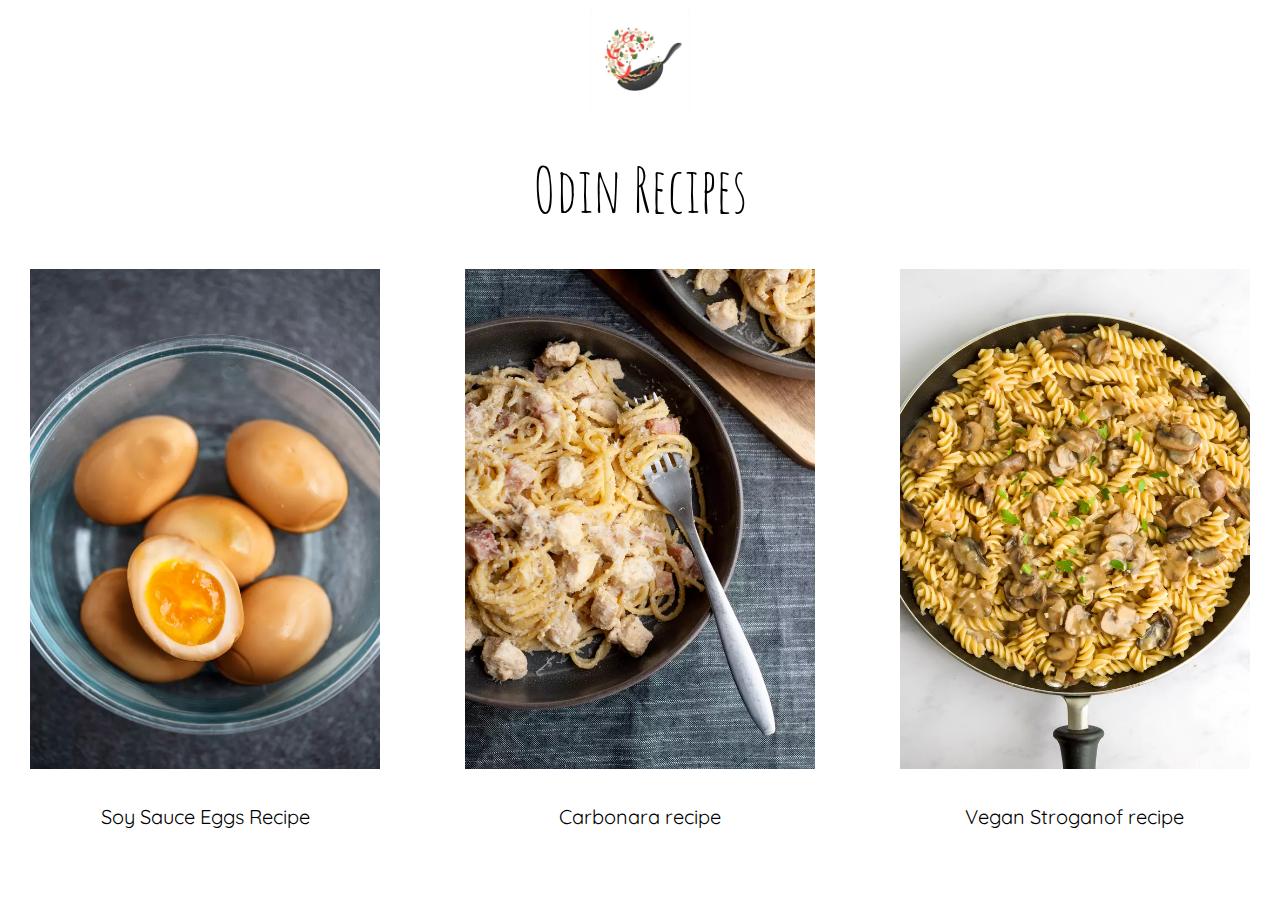
<file: index.html>
<!DOCTYPE html>

<html lang="en">
    <head>
        <link rel="stylesheet" href="styles.css"/>
        <meta charset="UTF-8">
        <meta http-equiv="X-UA-Compatible" content="IE=edge">
        <meta name="viewport" content="width=device-width, initial-scale=1.0">
    <title>Odin Recipes</title>
</head>
<body>
    <div>
        <a href="index.html"><img id="logo" class="center" src="recipes-images/logo2.png"></a>
    </div>
<h1 class="heading">Odin Recipes</h1> 

<div class="content">
    <div class="item">
        <a href="recipes/SoySauceEggs.html"><img src="recipes-images/SoySauceEggs.webp"></a>
        <p>Soy Sauce Eggs Recipe</p>
    </div>
    <div class="item">
        <a href="recipes/Carbonara.html"> <img src="recipes-images/carbonara1.webp"></a>
        <p>Carbonara recipe</p>

    </div>
    <div class="item">
        <a href="recipes/vstroganof.html"><img src="recipes-images/vstroganof.webp"></a>
        <p> Vegan Stroganof recipe </p>
    </div>
</div>
</body>
</html>
</file>
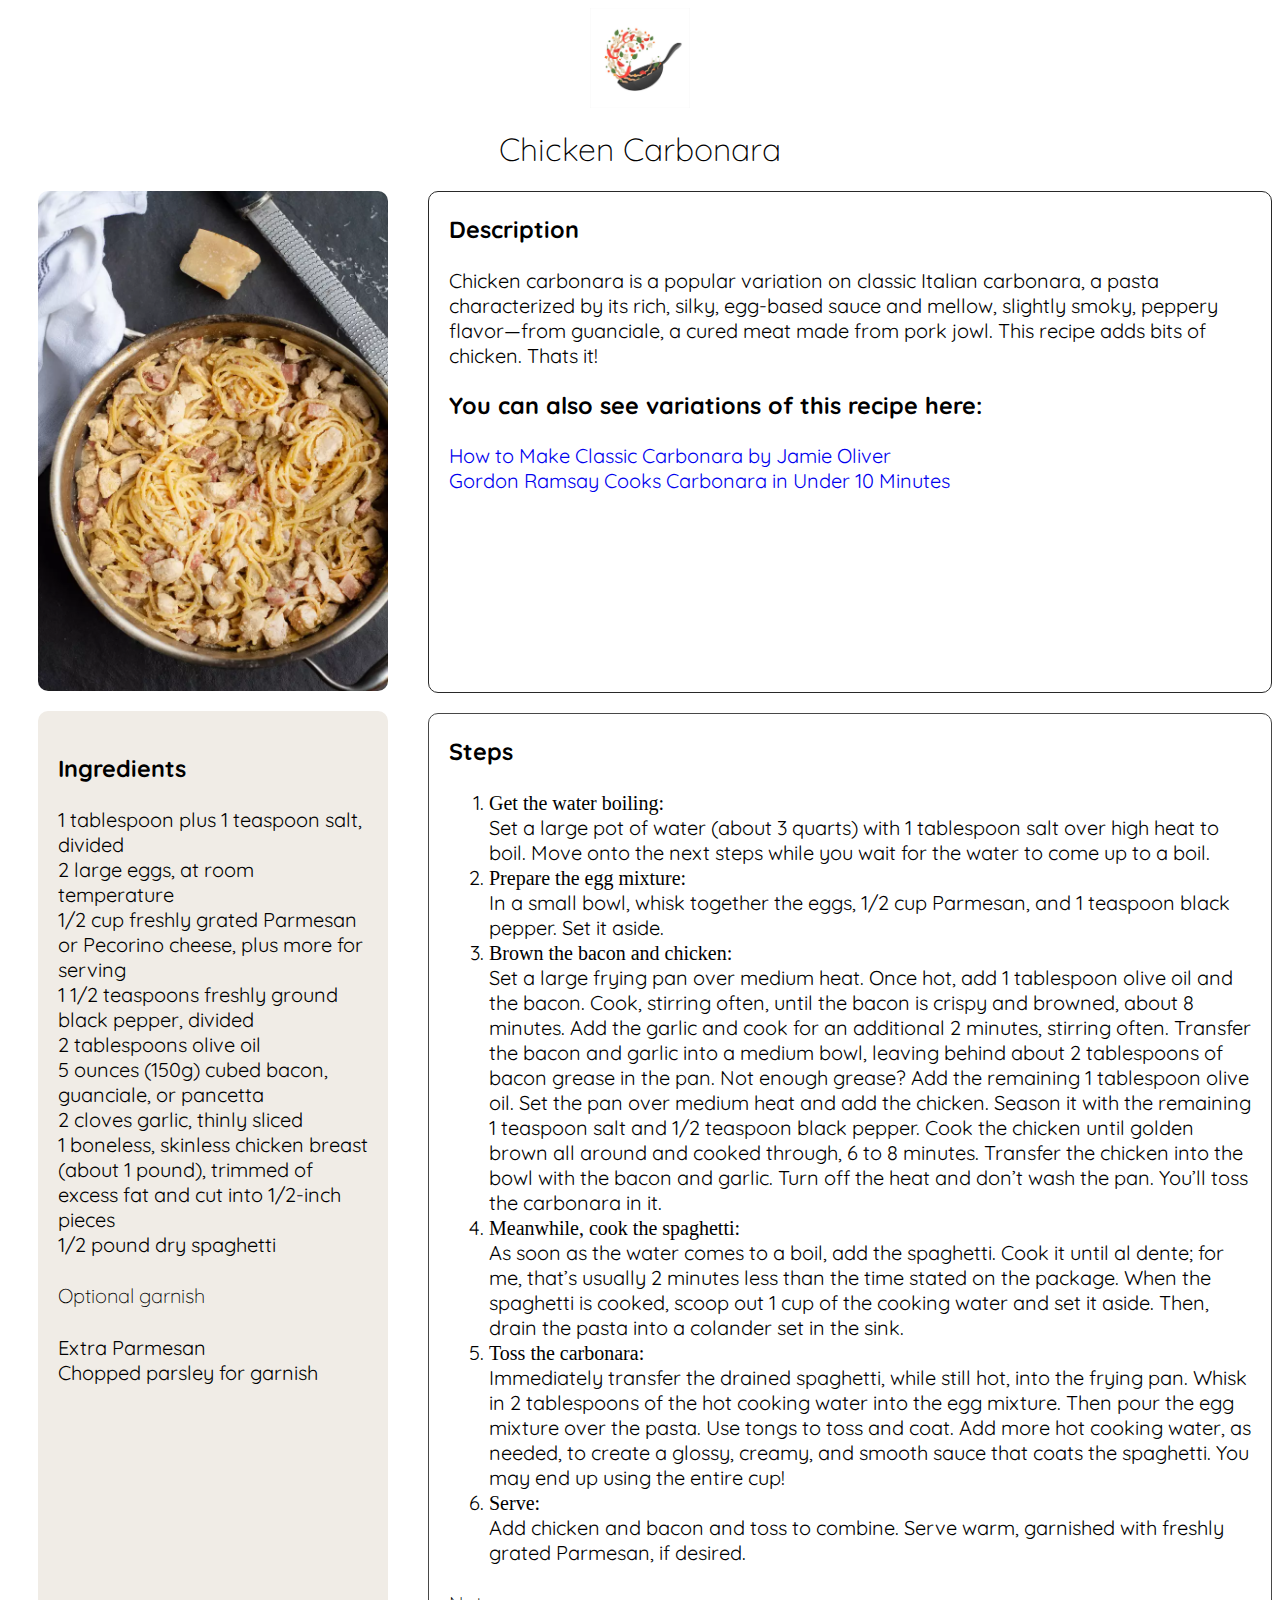
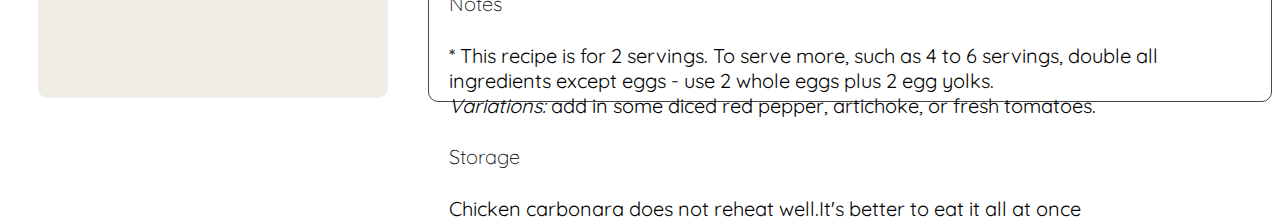
<file: recipes/Carbonara.html>
<!DOCTYPE html>

<html>
    <head>
		<title>Chicken Carbonara Recipe</title>	
		<meta charset="utf-8"> 
		<link rel="stylesheet" href="../styles.css">
    </head>
    
    <body>
		<div>
            <a href="../index.html"><img id="logo" class="center" src="../recipes-images/logo2.png"></a>
        </div>  
		<h1 class="recipe-title">Chicken Carbonara</h1>
		<div class="content">    
			<div class="content">
				<div class="left">
					<img src="../recipes-images/carbonara2.webp">
					<div class="ingredients-container">
						<h3>Ingredients</h3>
						<ul>
							<li>1 tablespoon plus 1 teaspoon salt, divided </li>
        					<li>2 large eggs, at room temperature </li>
        					<li>1/2 cup freshly grated Parmesan or Pecorino cheese, plus more for serving </li>
        					<li>1 1/2 teaspoons freshly ground black pepper, divided </li>
        					<li>2 tablespoons olive oil </li>
        					<li>5 ounces (150g) cubed bacon, guanciale, or pancetta </li>
        					<li>2 cloves garlic, thinly sliced </li>
        					<li>1 boneless, skinless chicken breast (about 1 pound), trimmed of excess fat and cut into 1/2-inch pieces </li>
        					<li>1/2 pound dry spaghetti </li>
							<h4>Optional garnish</h4>
							<ul>
							<li>Extra Parmesan</li>
							<li>Chopped parsley for garnish </li>
						</ul>
					</div>
				</div>
				<div class="right">
					<div class="right-top">
						<h3>Description</h3>
						<p>Chicken carbonara is a popular variation on classic Italian carbonara, a pasta characterized by its rich, silky, egg-based sauce and mellow, slightly
							smoky, peppery flavor—from guanciale, a cured meat made from pork jowl. This recipe adds bits of chicken. Thats it! 
						</p>
						<h3>You can also see variations of this recipe here:</h3>
						<ul>
							<li>
								<a href="https://www.youtube.com/watch?v=D_2DBLAt57c"> How to Make Classic Carbonara by Jamie Oliver</a>
							</li>
							<li>
								<a href="https://youtu.be/5t7JLjr1FxQ?t=120"> Gordon Ramsay Cooks Carbonara in Under 10 Minutes  </a>
							</li>
						</ul>
					</div>
					</ul>
					<div class="steps-container">
						<h3>Steps</h3>
						<ol>
							<li><div><span class="StepsHeaders"> Get the water boiling:</span></div>Set a large pot of water (about 3 quarts) with 1 tablespoon salt over high heat to boil. Move onto the next steps while you wait for the water to come up to a boil. </li>
        					<li><div><span class="StepsHeaders">Prepare the egg mixture:</span></div>In a small bowl, whisk together the eggs, 1/2 cup Parmesan, and 1 teaspoon black pepper. Set it aside. </li>
        					<li><div><span class="StepsHeaders">Brown the bacon and chicken:</span></div>
            				Set a large frying pan over medium heat. Once hot, add 1 tablespoon olive oil and the bacon. Cook, stirring often, until the bacon is crispy and browned, about 8 minutes. Add the garlic and cook for an additional 2 minutes, stirring often. 
            				Transfer the bacon and garlic into a medium bowl, leaving behind about 2 tablespoons of bacon grease in the pan. Not enough grease? Add the remaining 1 tablespoon olive oil.
            				Set the pan over medium heat and add the chicken. Season it with the remaining 1 teaspoon salt and 1/2 teaspoon black pepper. Cook the chicken until golden brown all around and cooked through, 6 to 8 minutes.            
            				Transfer the chicken into the bowl with the bacon and garlic. Turn off the heat and don’t wash the pan. You’ll toss the carbonara in it.</li>
        					<li><div><span class="StepsHeaders">Meanwhile, cook the spaghetti:</span></div>As soon as the water comes to a boil, add the spaghetti. Cook it until al dente; for me, that’s usually 2 minutes less than the time stated on the package. When the spaghetti is cooked, scoop out 1 cup of the cooking water and set it aside. Then, drain the pasta into a colander set in the sink. </li>
        					<li><div><span class="StepsHeaders">Toss the carbonara:</span></div>Immediately transfer the drained spaghetti, while still hot, into the frying pan. Whisk in 2 tablespoons of the hot cooking water into the egg mixture. Then pour the egg mixture over the pasta. Use tongs to toss and coat. Add more hot cooking water, as needed, to create a glossy, creamy, and smooth sauce that coats the spaghetti. You may end up using the entire cup! </li>
        					<li><div><span class="StepsHeaders">Serve:</span></div>Add chicken and bacon and toss to combine. Serve warm, garnished with freshly grated Parmesan, if desired. </li>
						</ol>
						<h4>Notes</h4>
						<ul>
							<li>* This recipe is for 2 servings. To serve more, such as 4 to 6 servings, double all ingredients except eggs - use 2 whole eggs plus 2 egg yolks.</li>
							<li><em>Variations:</em> add in some diced red pepper, artichoke, or fresh tomatoes.</li>
						</ul>
					
						<h4>Storage</h4>
						<ul>
							<li>Chicken carbonara does not reheat well.It's better to eat it all at once</li>
						</ul>

					</div>
				</div>
			</div>
		</div>	
    </body>
</html>
</file>
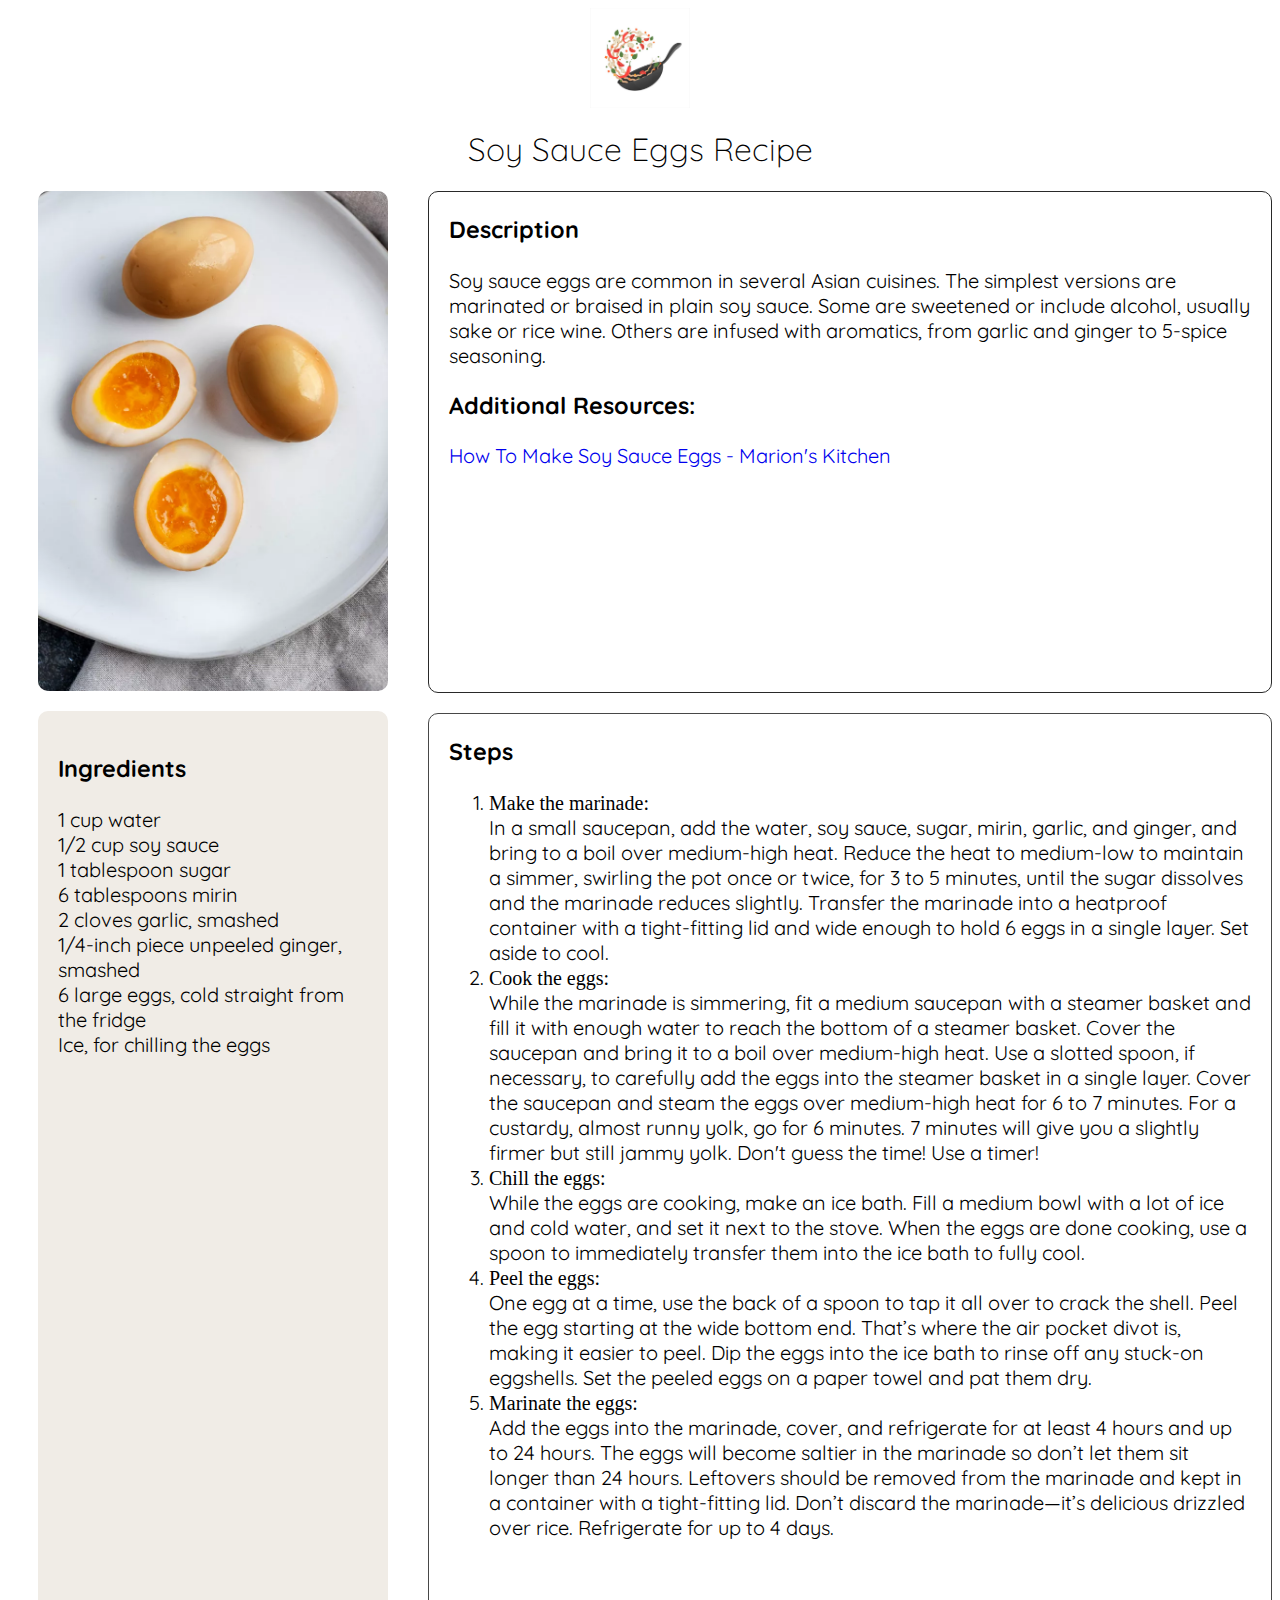
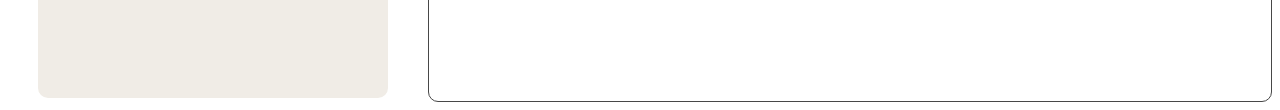
<file: recipes/SoySauceEggs.html>
<!DOCTYPE html>
<html>
    <heading>
        
        <meta charset="utf-8">
        <title>Soy Sauce Eggs Recipe</title>
        <link rel="stylesheet" href="../styles.css">

    </heading>
    <body>
        <div>
            <a href="../index.html"><img id="logo" class="center" src="../recipes-images/logo2.png"></a>
        </div>       
        <h1 class="recipe-title">Soy Sauce Eggs Recipe</h1>
        <div class="content">
            <div class="left">
                <img src="../recipes-images/SoySauceEggs1.webp" height=700 width=700>
                <div class="ingredients-container">
                    <h3>Ingredients</h3>
                    <ul>
                        <li>1 cup water </li>
                        <li>1/2 cup soy sauce </li>
                        <li>1 tablespoon sugar  </li>
                        <li>6 tablespoons mirin</li>
                        <li>2 cloves garlic, smashed </li>
                        <li>1/4-inch piece unpeeled ginger, smashed </li>
                        <li>6 large eggs, cold straight from the fridge </li>
                        <li>Ice, for chilling the eggs </li>
                    </ul>
                </div>
            </div>
            <div class="right">
                <div class="right-top">
                    <h3>Description</h3>
                    <p>Soy sauce eggs are common in several Asian cuisines. The simplest versions are marinated or braised in plain soy sauce. Some are sweetened or include alcohol, usually sake or rice wine. Others are infused with aromatics, from garlic and ginger to 5-spice seasoning.  </p>
                    <h3>Additional Resources:</h3>
                    <ul>
                        <li><a href="https://www.youtube.com/watch?v=FKjbtR8HjKY">How To Make Soy Sauce Eggs - Marion's Kitchen</a></li>
                    </ul>
                </div>
                <div class="steps-container">
                <h3>Steps</h3>
                <ol>
                    <li><div><span class="StepsHeaders">Make the marinade:</span></div>
                        In a small saucepan, add the water, soy sauce, sugar, mirin, garlic, and ginger, and bring to a boil over medium-high heat. Reduce the heat to medium-low to maintain a simmer, swirling the pot once or twice, for 3 to 5 minutes, until the sugar dissolves and the marinade reduces slightly.
                        Transfer the marinade into a heatproof container with a tight-fitting lid and wide enough to hold 6 eggs in a single layer. Set aside to cool. </li>
                    <li><div><span class="StepsHeaders">Cook the eggs: </span></div>
                        While the marinade is simmering, fit a medium saucepan with a steamer basket and fill it with enough water to reach the bottom of a steamer basket. Cover the saucepan and bring it to a boil over medium-high heat.                   
                        Use a slotted spoon, if necessary, to carefully add the eggs into the steamer basket in a single layer. Cover the saucepan and steam the eggs over medium-high heat for 6 to 7 minutes. For a custardy, almost runny yolk, go for 6 minutes. 7 minutes will give you a slightly firmer but still jammy yolk. Don't guess the time! Use a timer! </li>
                    <li><div><span class="StepsHeaders">Chill the eggs:</span></div>
                        While the eggs are cooking, make an ice bath. Fill a medium bowl with a lot of ice and cold water, and set it next to the stove. When the eggs are done cooking, use a spoon to immediately transfer them into the ice bath to fully cool. </li>
                    <li><div><span class="StepsHeaders">Peel the eggs:</span></div> 
                        One egg at a time, use the back of a spoon to tap it all over to crack the shell. Peel the egg starting at the wide bottom end. That’s where the air pocket divot is, making it easier to peel. Dip the eggs into the ice bath to rinse off any stuck-on eggshells. Set the peeled eggs on a paper towel and pat them dry. </li>
                    <li><div><span class="StepsHeaders">Marinate the eggs: </span></div> 
                        Add the eggs into the marinade, cover, and refrigerate for at least 4 hours and up to 24 hours. The eggs will become saltier in the marinade so don’t let them sit longer than 24 hours. 
                        Leftovers should be removed from the marinade and kept in a container with a tight-fitting lid. Don’t discard the marinade—it’s delicious drizzled over rice. Refrigerate for up to 4 days.  </li>
                </ol>
                </div>
            </div>
        </div>
    </body>
</html>
</file>
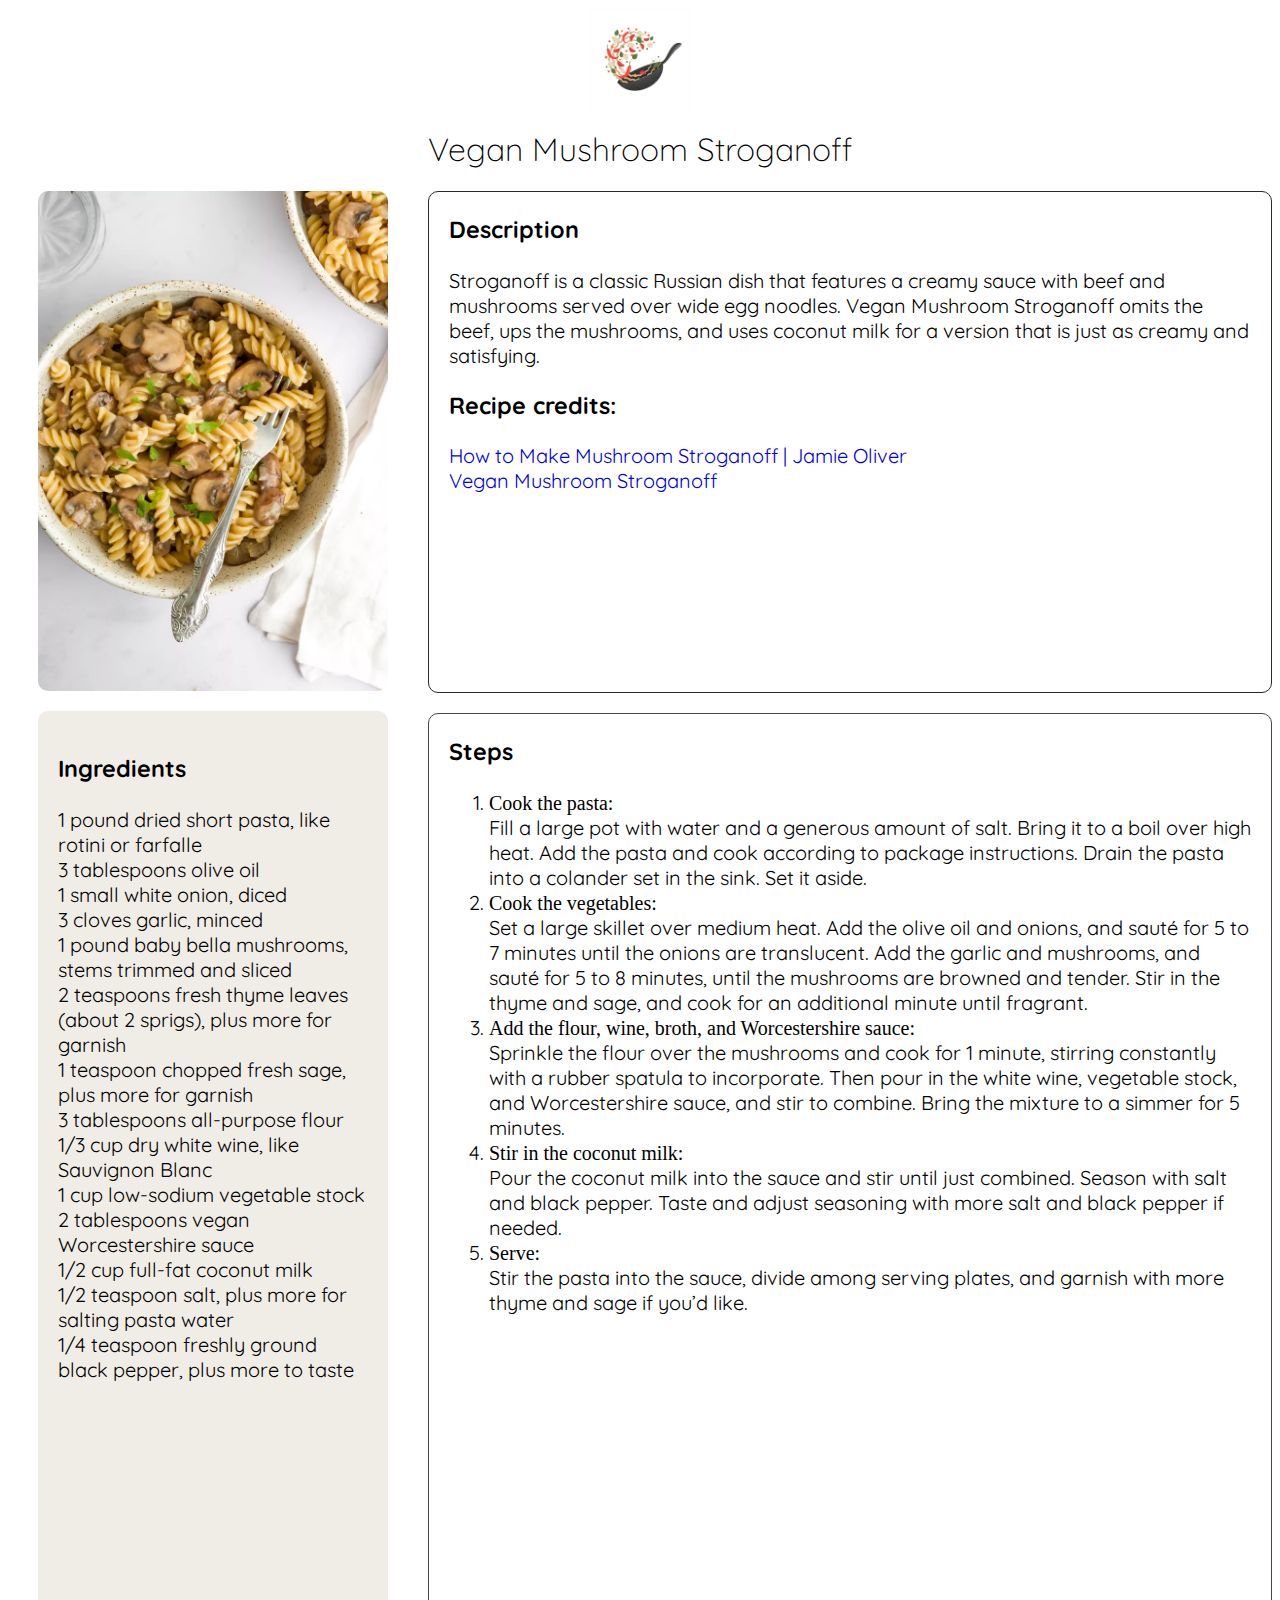
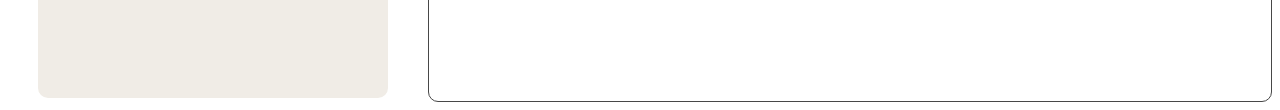
<file: recipes/vstroganof.html>
<!DOCTYPE html>
<html>
    <heading>
        <meta charset="utf-8">
        <link rel="stylesheet" href="../styles.css">
        <title>Stroganof recipe</title>

    </heading>
    <body>
        <div>
            <a href="../index.html"><img id="logo" class="center" src="../recipes-images/logo2.png"></a>
        </div> 

        <h1 class="recipe-title">Vegan Mushroom Stroganoff </h1>
        <div class="content">
            <div class="left">
                <img class="pizza" src="../recipes-images/vstroganof1.webp">
                <div class="ingredients-container">
                    <h3>Ingredients</h3>
                        <ul>
                            <li>1 pound dried short pasta, like rotini or farfalle</li>
                            <li>3 tablespoons olive oil </li>
                            <li>1 small white onion, diced</li>
                            <li>3 cloves garlic, minced</li>
                            <li>1 pound baby bella mushrooms, stems trimmed and sliced</li>
                            <li>2 teaspoons fresh thyme leaves (about 2 sprigs), plus more for garnish</li>
                            <li>1 teaspoon chopped fresh sage, plus more for garnish</li>
                            <li>3 tablespoons all-purpose flour </li>
                            <li>1/3 cup dry white wine, like Sauvignon Blanc</li>
                            <li>1 cup low-sodium vegetable stock </li>
                            <li>2 tablespoons vegan Worcestershire sauce </li>
                            <li>1/2 cup full-fat coconut milk </li>
                            <li>1/2 teaspoon salt, plus more for salting pasta water</li>
                            <li>1/4 teaspoon freshly ground black pepper, plus more to taste</li>
                        </ul>
                    </ul>
                </div>
            </div>
            <div class="right">
                <div class ="right-top">
                    <h3>Description</h3>
                    <p>Stroganoff is a classic Russian dish that features a creamy sauce with beef and mushrooms served over wide egg noodles. Vegan Mushroom Stroganoff omits the beef, ups the mushrooms, and uses coconut milk for a version that is just as creamy and satisfying.</p>
                    <h3>Recipe credits:</h3>
                    <ul>
                        <li><a href="https://www.youtube.com/watch?v=zhTO0BGtVDc">How to Make Mushroom Stroganoff | Jamie Oliver</a></li>
                        <li><a href="https://www.youtube.com/watch?v=fZuO9H21jyE">Vegan Mushroom Stroganoff</a></li>
                    </ul>
                </div>
                    <div class="steps-container">
                        <h3>Steps</h3>
                        <ol>
                            <li><div><span class="StepsHeaders"> Cook the pasta:</span></div> Fill a large pot with water and a generous amount of salt. Bring it to a boil over high heat. Add the pasta and 
                                cook according to package instructions. Drain the pasta into a colander set in the sink. Set it aside. </li>
                            <li><div><span class="StepsHeaders"> Cook the vegetables:</span></div> Set a large skillet over medium heat. Add the olive oil and onions, and sauté for 5 to 7 minutes until the 
                                onions are translucent.  Add the garlic and mushrooms, and sauté for 5 to 8 minutes, until the mushrooms are browned and tender. 
                                Stir in the thyme and sage, and cook for an additional minute until fragrant. </li>
                            <li><div><span class="StepsHeaders"> Add the flour, wine, broth, and Worcestershire sauce:</span></div>
                                Sprinkle the flour over the mushrooms and cook for 1 minute, stirring constantly with a rubber spatula to incorporate. Then pour in 
                                the white wine, vegetable stock, and Worcestershire sauce, and stir to combine. Bring the mixture to a simmer for 5 minutes. </li>
                            <li><div><span class="StepsHeaders"> Stir in the coconut milk:</span></div> Pour the coconut milk into the sauce and stir until just combined. Season with salt and black pepper. 
                                Taste and adjust seasoning with more salt and black pepper if needed. </li>
                            <li><div><span class="StepsHeaders"> Serve:</span></div>Stir the pasta into the sauce, divide among serving plates, and garnish with more thyme and sage if you’d like.  </li>
                        </ol>
                    </div>
            </div>
        </div>
    </body>
</html>
</file>
<file: styles.css>
@import url('https://fonts.googleapis.com/css2?family=Indie+Flower&display=swap');
@import url('https://fonts.googleapis.com/css2?family=Amatic+SC:wght@400;700&family=Indie+Flower&display=swap');
@import url('https://fonts.googleapis.com/css2?family=Amatic+SC:wght@400;700&family=Indie+Flower&family=Quicksand:wght@300&display=swap');
html{
    font-family: 'Quicksand', sans-serif;
}

h1,h2,h3,h4,h5,h6{
    font-weight: 300;

}
.item img:hover{
    transform: scale(1.05);
    transition: all ease ;
    border-radius: 15px;
    box-shadow: 0 0 5px rgb(136, 219, 140);
}


.heading{
    font-size: 62px; 
    font-family: 'Amatic SC', cursive;
}

a{
    text-decoration:none;
}
#logo{
    width: 100px;
    height:100px;
    margin-left: auto;
    margin-right: auto;
    display: block;
}

.heading,
.recipe-title{
    text-align: center;
}
h3{
    font-weight: bold;
}
.content{
 display:flex;
 flex-direction: row;
 justify-content: center;
 font-size: 20px;
 gap:20px;
}

div img{
    
    width:350px;
    height:500px;
}

.item{
    display: flex;
    flex-direction: column;
    gap:10px;
    align-items:center;
    width:400px;
    text-align: center;
}

.left{
    
    display: flex;
    flex-direction: column;
    gap:20px;
    padding-left: 30px;
    width:420px;
    height: 1507px;
}
.left img{
    border-radius: 10px;

}
.content{
    gap:40px;
    display: flex;
}


.right-top{
    border-radius: 10px;
    border:1px solid rgb(41, 41, 41);
    height:500px;
}

ul{
    list-style-type: none;
    padding:0;  
}

.steps-container{   
    margin-top:20px;
    border-radius: 10px;
    border:1px solid rgb(71, 71, 71);
    height: 987px;

}

.ingredients-container{
    border-radius: 10px;
    background-color: rgb(240, 236, 230);
    padding:20px;
    flex-grow: 3;
}

.right-top,
.steps-container{
    padding:0 20px 0px 20px;
}

.StepsHeaders{
    font-weight: 400;
    font-family: "Frank Ruhl Libre",Georgia,serif;
    
}
</file>
